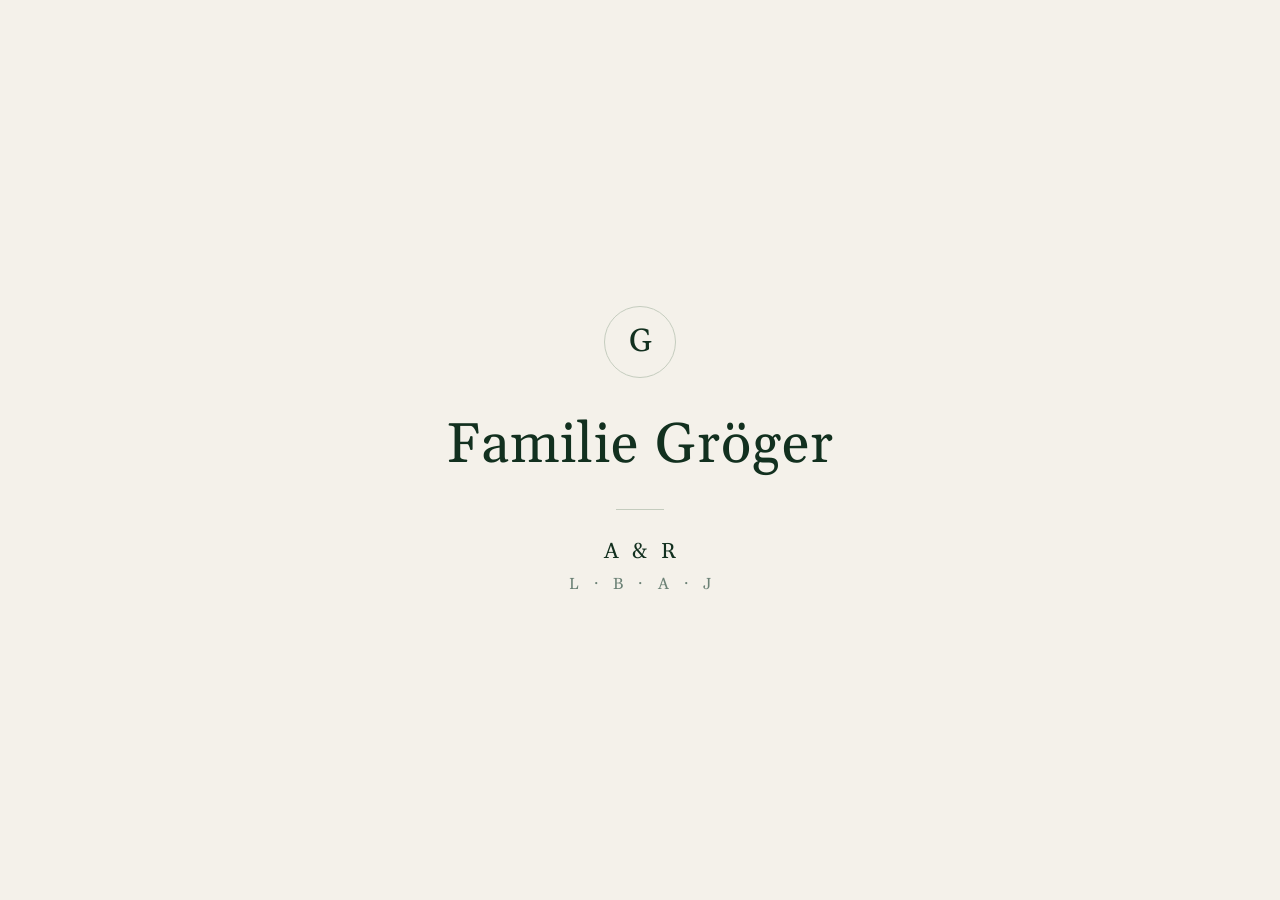
<file: index.html>
<!DOCTYPE html>
<html lang="de">
<head>
  <meta charset="utf-8">
  <meta name="viewport" content="width=device-width, initial-scale=1">
  <meta name="robots" content="noindex, nofollow">
  <meta name="color-scheme" content="light dark">
  <meta name="theme-color" content="#f4f1ea">
  <title>Familie Gröger</title>
  <script>
    try {
      var t = localStorage.getItem("theme");
      if (t === "light" || t === "dark") document.documentElement.dataset.theme = t;
    } catch (e) {}
  </script>
  <meta name="apple-mobile-web-app-title" content="Gröger">
  <meta property="og:type" content="website">
  <meta property="og:url" content="https://groeger.one/">
  <meta property="og:title" content="Familie Gröger">
  <meta property="og:site_name" content="groeger.one">
  <meta property="og:image" content="https://groeger.one/vorschau.png">
  <meta property="og:image:width" content="1200">
  <meta property="og:image:height" content="630">
  <meta property="og:image:alt" content="Monogramm G und der Schriftzug Familie Gröger auf dunklem Tannengrün">
  <meta name="twitter:card" content="summary_large_image">
  <link rel="icon" href="data:image/svg+xml,%3Csvg xmlns='http://www.w3.org/2000/svg' viewBox='0 0 64 64'%3E%3Crect width='64' height='64' rx='14' fill='%230b1a13'/%3E%3Ctext x='32' y='44' font-family='Georgia,serif' font-size='36' text-anchor='middle' fill='%23f4f1ea'%3EG%3C/text%3E%3C/svg%3E">
  <link rel="apple-touch-icon" href="/apple-touch-icon.png">
  <link rel="manifest" href="/manifest.webmanifest">
  <link rel="preload" href="/fonts/gelasio-latin.woff2" as="font" type="font/woff2" crossorigin>
  <link rel="stylesheet" href="/style.css">
  <script src="/theme.js" defer></script>
</head>
<body>
  <div class="gluehwuermchen" aria-hidden="true">
    <i style="--x:69%;--y:81%;--d:15.0s;--v:-9.4s;--dx:22px;--dy:25px"></i>
    <i style="--x:87%;--y:34%;--d:10.3s;--v:-6.1s;--dx:-12px;--dy:-28px"></i>
    <i style="--x:69%;--y:48%;--d:10.0s;--v:-6.5s;--dx:-30px;--dy:36px"></i>
    <i style="--x:62%;--y:67%;--d:13.6s;--v:-7.4s;--dx:-15px;--dy:39px"></i>
    <i style="--x:13%;--y:77%;--d:9.4s;--v:-0.4s;--dx:-5px;--dy:36px"></i>
    <i style="--x:15%;--y:69%;--d:11.3s;--v:-7.1s;--dx:-10px;--dy:26px"></i>
    <i style="--x:41%;--y:47%;--d:12.5s;--v:-7.9s;--dx:23px;--dy:-5px"></i>
    <i style="--x:64%;--y:80%;--d:16.0s;--v:-10.1s;--dx:-3px;--dy:0px"></i>
    <i style="--x:41%;--y:75%;--d:11.0s;--v:-0.8s;--dx:-22px;--dy:11px"></i>
    <i style="--x:25%;--y:47%;--d:11.7s;--v:-11.5s;--dx:-35px;--dy:-13px"></i>
    <i style="--x:38%;--y:16%;--d:12.3s;--v:-11.8s;--dx:15px;--dy:13px"></i>
    <i style="--x:21%;--y:82%;--d:13.4s;--v:-9.3s;--dx:-1px;--dy:3px"></i>
  </div>
  <main>
    <button class="monogramm" type="button" title="Hell / Dunkel" aria-label="Hell- oder Dunkelmodus umschalten"><svg viewBox="0 0 72 72" aria-hidden="true"><circle cx="36" cy="36" r="35.5"/></svg><span class="einblenden">G</span></button>
    <h1 class="einblenden">Familie Gröger</h1>
    <div class="trenner einblenden" aria-hidden="true"></div>
    <div class="initialen" role="group" aria-label="A und R, L, B, A, J">
      <p class="zeile eltern einblenden" aria-hidden="true"><span class="b">A</span> &amp; <span class="b">R</span></p>
      <p class="zeile kinder einblenden" aria-hidden="true"><span class="b">L</span> · <span class="b">B</span> · <span class="b">A</span> · <span class="b">J</span></p>
    </div>
    <p class="gutenacht" aria-live="polite"></p>
  </main>
  <div class="blaetter" aria-hidden="true"></div>
</body>
</html>
</file>
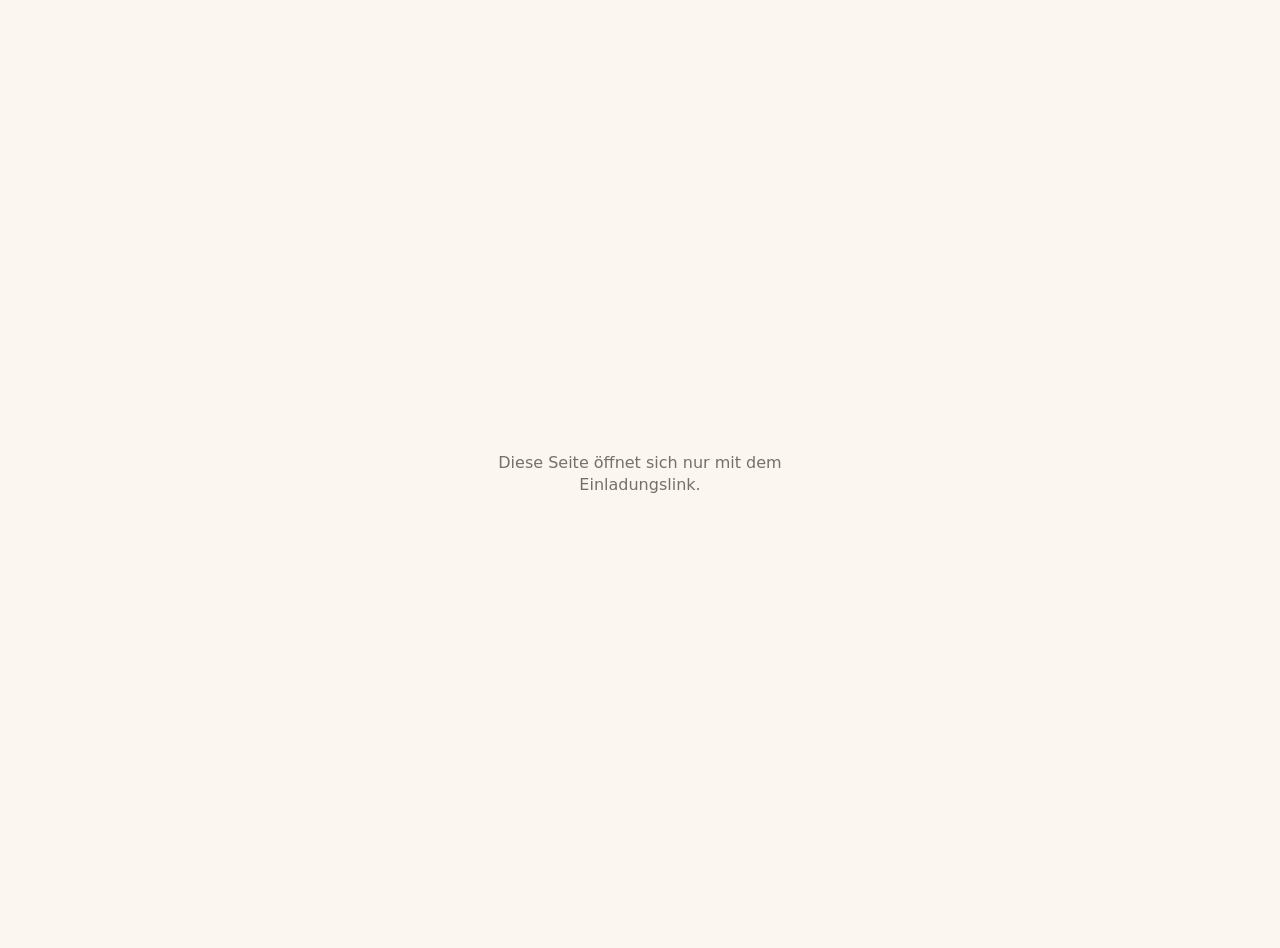
<file: restaurants/index.html>
<!doctype html>
<html lang="de">
<head>
<meta charset="utf-8">
<meta name="viewport" content="width=device-width, initial-scale=1, viewport-fit=cover">
<meta name="robots" content="noindex, nofollow, noarchive, nosnippet, noimageindex">
<meta name="googlebot" content="noindex, nofollow, noarchive, nosnippet">
<title>Restaurants</title>
<meta name="theme-color" content="#FBF6F0" media="(prefers-color-scheme: light)">
<meta name="theme-color" content="#14110E" media="(prefers-color-scheme: dark)">
<meta name="apple-mobile-web-app-capable" content="yes">
<meta name="mobile-web-app-capable" content="yes">
<meta name="apple-mobile-web-app-title" content="Restaurants">
<meta name="apple-mobile-web-app-status-bar-style" content="black-translucent">
<link rel="apple-touch-icon" href="icon-180.png">
<link rel="icon" href="icon-192.png">
<style>
  html { color-scheme: light dark; }
  body { margin: 0; background: #FBF6F0; color: #1E1813; font-family: -apple-system, system-ui, sans-serif; }
  @media (prefers-color-scheme: dark) { body { background: #14110E; color: #F3ECE2; } }
  #gate { min-height: 100dvh; display: grid; place-items: center; text-align: center; padding: 24px; }
  #gate p { opacity: .6; max-width: 20rem; line-height: 1.4; }
</style>
</head>
<body>
<div id="gate"><p id="gatemsg"></p></div>
<script>
(async () => {
  const K = "restaurants.key", k = location.hash.slice(1) || localStorage.getItem(K) || "";
  const closed = () => { document.getElementById("gatemsg").textContent = "Diese Seite öffnet sich nur mit dem Einladungslink."; };
  if (!k) return closed();
  try {
    const raw = Uint8Array.from(atob(k.replace(/-/g, "+").replace(/_/g, "/")), (c) => c.charCodeAt(0));
    const key = await crypto.subtle.importKey("raw", raw, "AES-GCM", false, ["decrypt"]);
    const buf = new Uint8Array(await (await fetch("app.enc?v=8df5448202")).arrayBuffer());
    const app = JSON.parse(new TextDecoder().decode(await crypto.subtle.decrypt({ name: "AES-GCM", iv: buf.slice(0, 12) }, key, buf.slice(12))));
    try { localStorage.setItem(K, k); } catch {}
    if (!location.hash) history.replaceState(null, "", "#" + k);  // Link bleibt in der Adresse, damit "Zum Home-Bildschirm" ihn mitnimmt
    const css = document.createElement("style"); css.textContent = app.css; document.head.appendChild(css);
    document.body.innerHTML = app.html;
    const js = document.createElement("script"); js.textContent = app.js; document.body.appendChild(js);
  } catch { closed(); }
})();
</script>
</body>
</html>
</file>
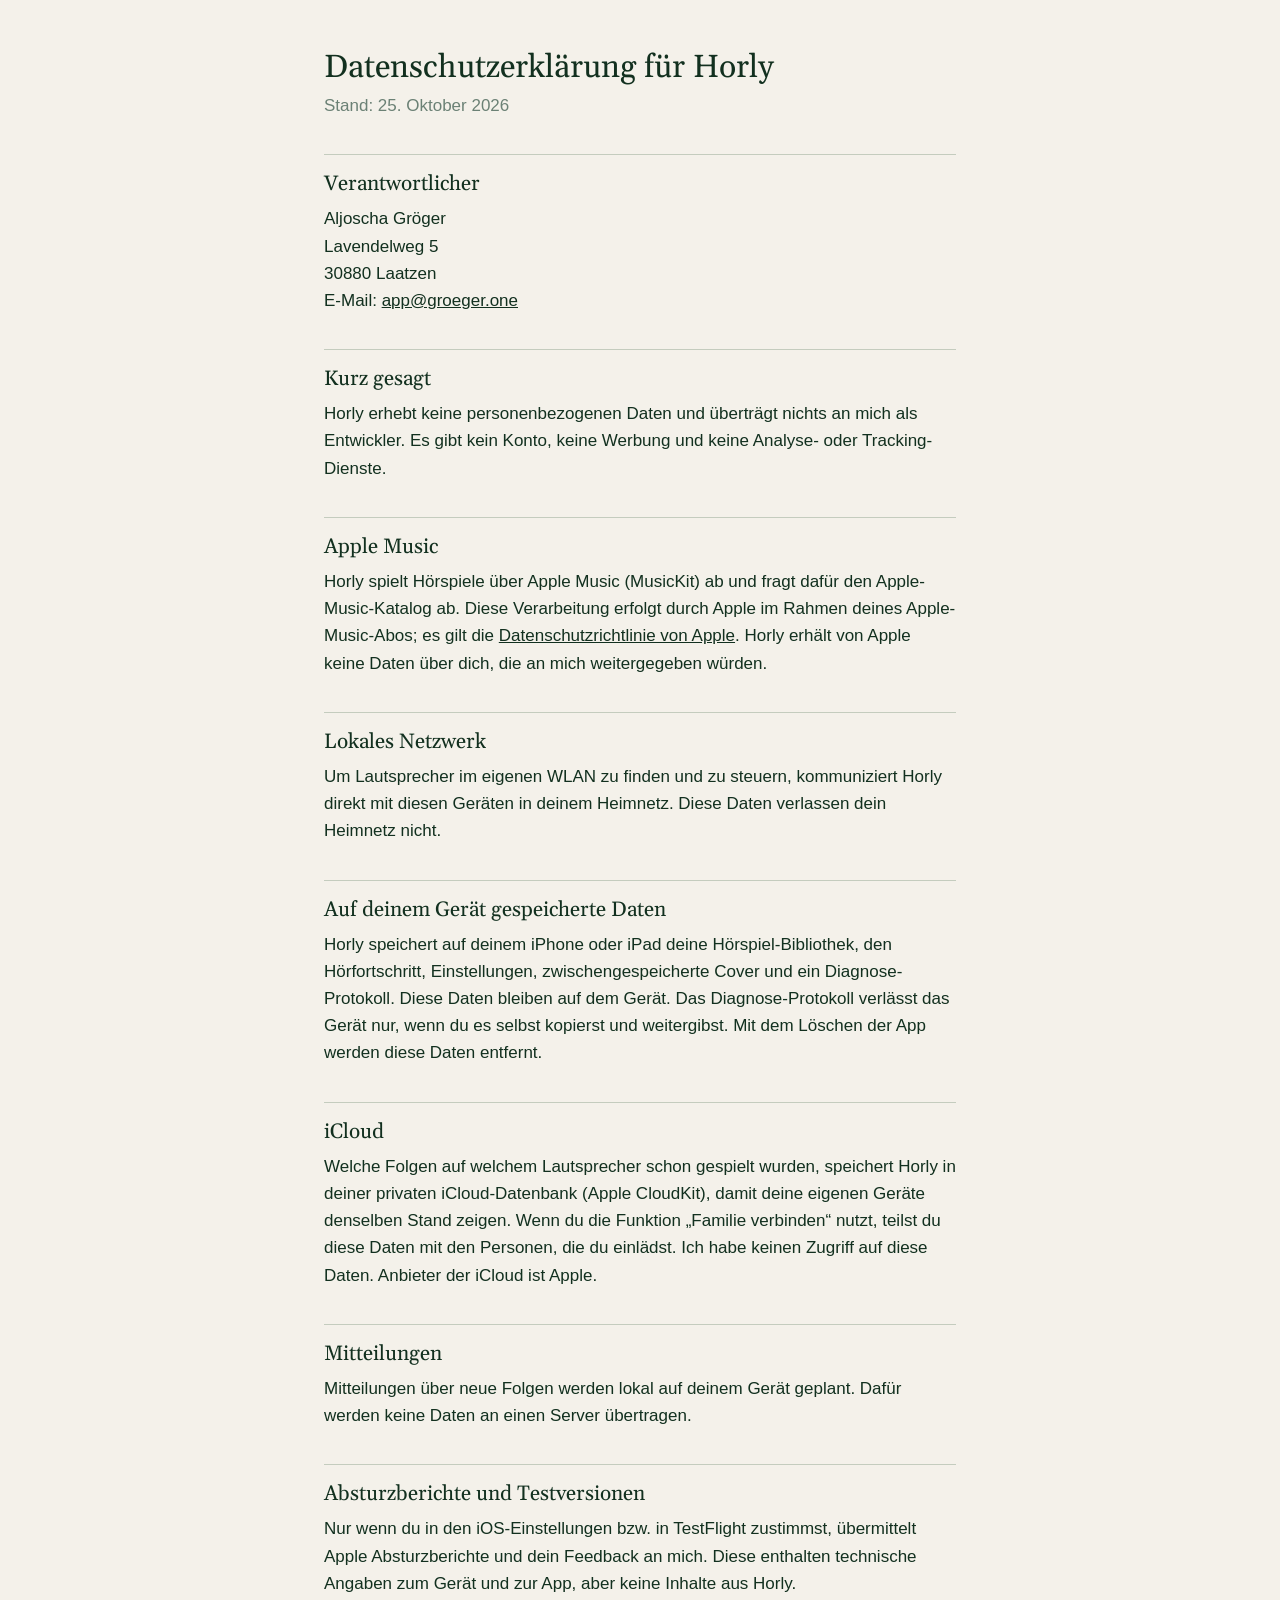
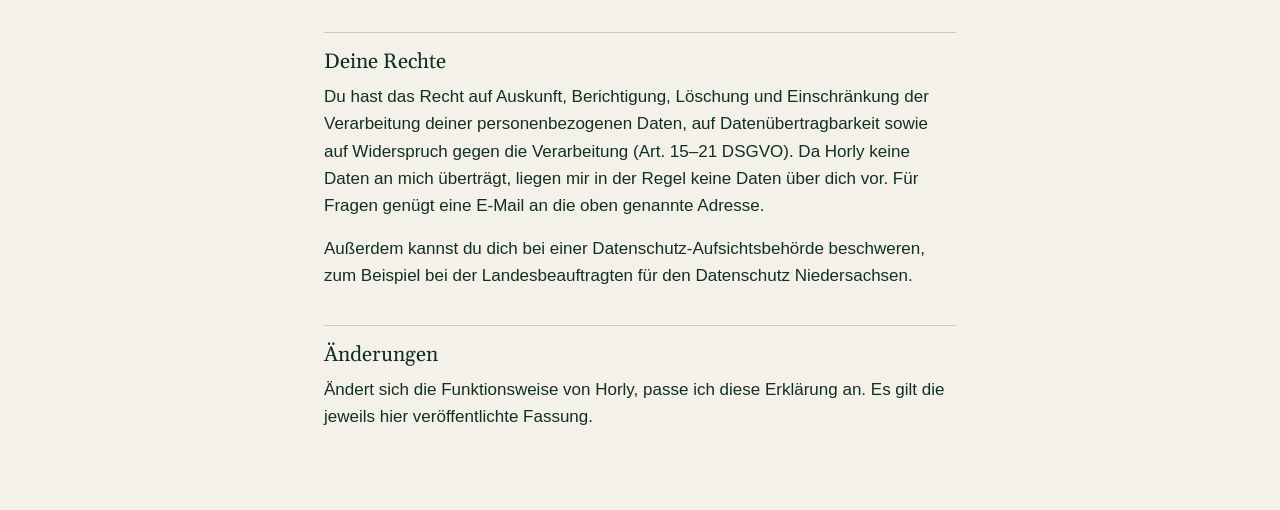
<file: horly/datenschutz/index.html>
<!DOCTYPE html>
<html lang="de">
<head>
  <meta charset="utf-8">
  <meta name="viewport" content="width=device-width, initial-scale=1">
  <meta name="robots" content="noindex, nofollow">
  <meta name="color-scheme" content="light dark">
  <title>Horly – Datenschutzerklärung</title>
  <style>
    @font-face { font-family: "Gelasio"; font-style: normal; font-weight: 400; font-display: swap;
      src: url("/fonts/gelasio-latin.woff2") format("woff2"); }
    :root { color-scheme: light dark; --bg: #f4f1ea; --fg: #12301f; --muted: #6b8175; --line: #c4ccbe; }
    @media (prefers-color-scheme: dark) { :root { --bg: #0b1a13; --fg: #eee9de; --muted: #9fb3a6; --line: #26402f; } }
    * { box-sizing: border-box; }
    body { margin: 0; background: var(--bg); color: var(--fg);
      font: 17px/1.6 -apple-system, BlinkMacSystemFont, "Segoe UI", Roboto, sans-serif; }
    main { max-width: 42rem; margin: 0 auto; padding: 3rem 1.25rem 4rem; }
    h1, h2 { font-family: "Gelasio", Georgia, serif; font-weight: 400; line-height: 1.25; }
    h1 { font-size: 2rem; margin: 0 0 .25rem; }
    h2 { font-size: 1.3rem; margin: 2.2rem 0 .5rem; padding-top: 1rem; border-top: 1px solid var(--line); }
    p, ul { margin: 0 0 1rem; } ul { padding-left: 1.2rem; }
    .stand { color: var(--muted); margin-bottom: 2rem; }
    address { font-style: normal; }
    a { color: inherit; }
  </style>
</head>
<body>
<main>
  <h1>Datenschutzerklärung für Horly</h1>
  <p class="stand">Stand: 25. Oktober 2026</p>

  <h2>Verantwortlicher</h2>
  <address>
    Aljoscha Gröger<br>
    Lavendelweg 5<br>
    30880 Laatzen<br>
    E-Mail: <a href="mailto:app@groeger.one">app@groeger.one</a>
  </address>

  <h2>Kurz gesagt</h2>
  <p>Horly erhebt keine personenbezogenen Daten und überträgt nichts an mich als Entwickler. Es gibt kein Konto, keine Werbung und keine Analyse- oder Tracking-Dienste.</p>

  <h2>Apple Music</h2>
  <p>Horly spielt Hörspiele über Apple Music (MusicKit) ab und fragt dafür den Apple-Music-Katalog ab. Diese Verarbeitung erfolgt durch Apple im Rahmen deines Apple-Music-Abos; es gilt die <a href="https://www.apple.com/de/legal/privacy/">Datenschutzrichtlinie von Apple</a>. Horly erhält von Apple keine Daten über dich, die an mich weitergegeben würden.</p>

  <h2>Lokales Netzwerk</h2>
  <p>Um Lautsprecher im eigenen WLAN zu finden und zu steuern, kommuniziert Horly direkt mit diesen Geräten in deinem Heimnetz. Diese Daten verlassen dein Heimnetz nicht.</p>

  <h2>Auf deinem Gerät gespeicherte Daten</h2>
  <p>Horly speichert auf deinem iPhone oder iPad deine Hörspiel-Bibliothek, den Hörfortschritt, Einstellungen, zwischengespeicherte Cover und ein Diagnose-Protokoll. Diese Daten bleiben auf dem Gerät. Das Diagnose-Protokoll verlässt das Gerät nur, wenn du es selbst kopierst und weitergibst. Mit dem Löschen der App werden diese Daten entfernt.</p>

  <h2>iCloud</h2>
  <p>Welche Folgen auf welchem Lautsprecher schon gespielt wurden, speichert Horly in deiner privaten iCloud-Datenbank (Apple CloudKit), damit deine eigenen Geräte denselben Stand zeigen. Wenn du die Funktion „Familie verbinden“ nutzt, teilst du diese Daten mit den Personen, die du einlädst. Ich habe keinen Zugriff auf diese Daten. Anbieter der iCloud ist Apple.</p>

  <h2>Mitteilungen</h2>
  <p>Mitteilungen über neue Folgen werden lokal auf deinem Gerät geplant. Dafür werden keine Daten an einen Server übertragen.</p>

  <h2>Absturzberichte und Testversionen</h2>
  <p>Nur wenn du in den iOS-Einstellungen bzw. in TestFlight zustimmst, übermittelt Apple Absturzberichte und dein Feedback an mich. Diese enthalten technische Angaben zum Gerät und zur App, aber keine Inhalte aus Horly.</p>

  <h2>Deine Rechte</h2>
  <p>Du hast das Recht auf Auskunft, Berichtigung, Löschung und Einschränkung der Verarbeitung deiner personenbezogenen Daten, auf Datenübertragbarkeit sowie auf Widerspruch gegen die Verarbeitung (Art. 15–21 DSGVO). Da Horly keine Daten an mich überträgt, liegen mir in der Regel keine Daten über dich vor. Für Fragen genügt eine E-Mail an die oben genannte Adresse.</p>
  <p>Außerdem kannst du dich bei einer Datenschutz-Aufsichtsbehörde beschweren, zum Beispiel bei der Landesbeauftragten für den Datenschutz Niedersachsen.</p>

  <h2>Änderungen</h2>
  <p>Ändert sich die Funktionsweise von Horly, passe ich diese Erklärung an. Es gilt die jeweils hier veröffentlichte Fassung.</p>
</main>
</body>
</html>
</file>
<file: style.css>
@font-face {
  font-family: "Gelasio";
  font-style: normal;
  font-weight: 400;
  font-display: swap;
  src: url("/fonts/gelasio-latin.woff2") format("woff2");
}

:root {
  color-scheme: light;
  --bg: #f4f1ea;
  --fg: #12301f;
  --muted: #6b8175;
  --line: #c4ccbe;
  --glow: 0;
}
:root[data-theme="dark"] {
  color-scheme: dark;
  --bg: #0b1a13;
  --fg: #eee9de;
  --muted: #9fb3a6;
  --line: #26402f;
  --glow: 1;
}
@media (prefers-color-scheme: dark) {
  :root:not([data-theme="light"]) {
    color-scheme: dark;
    --bg: #0b1a13;
    --fg: #eee9de;
    --muted: #9fb3a6;
    --line: #26402f;
    --glow: 1;
  }
}

* { box-sizing: border-box; margin: 0; padding: 0; }
html, body { height: 100%; }
body {
  display: flex;
  align-items: center;
  justify-content: center;
  min-height: 100svh;
  padding: 2rem;
  overflow: hidden;
  background: var(--bg);
  color: var(--fg);
  font-family: "Gelasio", Georgia, "Iowan Old Style", "Palatino Linotype", Palatino, serif;
  text-align: center;
  transition: background-color 0.3s, color 0.3s;
  touch-action: manipulation;
  -webkit-user-select: none;
  user-select: none;
}
main { position: relative; z-index: 1; max-width: 36rem; }

/* Monogramm: Kreis zeichnet sich beim Laden einmal */
.monogramm {
  position: relative;
  display: inline-flex;
  align-items: center;
  justify-content: center;
  width: 4.5rem;
  height: 4.5rem;
  margin-bottom: 2rem;
  border: 0;
  background: none;
  color: inherit;
  font: inherit;
  font-size: 2rem;
  text-decoration: none;
  cursor: pointer;
  -webkit-tap-highlight-color: transparent;
}
.monogramm svg {
  position: absolute;
  inset: 0;
  width: 100%;
  height: 100%;
  overflow: visible;
  transform: rotate(-90deg);
}
.monogramm circle {
  fill: none;
  stroke: var(--line);
  stroke-width: 1;
  vector-effect: non-scaling-stroke;
  stroke-dasharray: 226;
  stroke-dashoffset: 0;
  animation: kreis 1.2s ease-in-out both;
  transition: stroke 0.3s;
}
.monogramm:focus { outline: none; }
.monogramm:focus-visible circle { stroke: var(--muted); }
@media (hover: hover) {
  .monogramm:hover circle { stroke: var(--muted); }
}
.einblenden { animation: einblenden 0.8s ease-out both; }
.monogramm span { animation-delay: 0.3s; }
h1.einblenden { animation-delay: 0.7s; }
.trenner.einblenden { animation-delay: 0.9s; }
.zeile.einblenden { animation-delay: 1.05s; }
.zeile.einblenden + .zeile.einblenden { animation-delay: 1.2s; }

@keyframes kreis {
  from { stroke-dashoffset: 226; }
  to { stroke-dashoffset: 0; }
}
@keyframes einblenden {
  from { opacity: 0; transform: translateY(4px); }
  to { opacity: 1; transform: none; }
}

h1 {
  font-weight: normal;
  font-size: clamp(2.25rem, 8vw, 3.5rem);
  letter-spacing: 0.02em;
}
.trenner {
  width: 3rem;
  height: 1px;
  margin: 1.75rem auto;
  background: var(--line);
}
.eltern {
  font-size: 1.35rem;
  letter-spacing: 0.2em;
  padding-left: 0.2em;
}
.kinder {
  margin-top: 0.6rem;
  color: var(--muted);
  font-size: 1rem;
  letter-spacing: 0.35em;
  padding-left: 0.35em;
}
.fehlercode {
  font-size: clamp(4.5rem, 24vw, 7.5rem);
  line-height: 1;
  font-variant-numeric: lining-nums;
  font-feature-settings: "lnum" 1;
  letter-spacing: 0.06em;
  padding-left: 0.06em;
}
.hinweis {
  color: var(--muted);
  font-size: 1.05rem;
}

/* Initialen: Tippen mischt die Reihenfolge (nur bis zum Neuladen) */
.initialen { cursor: pointer; -webkit-tap-highlight-color: transparent; }
.initialen .b { display: inline-block; }
.gutenacht {
  position: absolute;
  top: 100%;
  left: 0;
  right: 0;
  margin-top: 1.75rem;
  color: var(--muted);
  font-size: 1rem;
  opacity: 0;
  transition: opacity 0.8s;
}
.gutenacht.sichtbar { opacity: 1; }

/* Glühwürmchen, nur im Dunkelmodus sichtbar und fangbar */
.gluehwuermchen {
  position: fixed;
  inset: 0;
  pointer-events: none;
  opacity: var(--glow);
  transition: opacity 0.6s;
}
.gluehwuermchen i {
  position: absolute;
  left: var(--x);
  top: var(--y);
  width: 4px;
  height: 4px;
  margin: -2px 0 0 -2px;
  animation: schweben var(--d) ease-in-out var(--v) infinite alternate;
}
.gluehwuermchen i::after {
  content: "";
  position: absolute;
  left: 50%;
  top: 50%;
  width: 3px;
  height: 3px;
  margin: -1.5px 0 0 -1.5px;
  border-radius: 50%;
  background: #e4f2a8;
  box-shadow: 0 0 6px 2px rgba(214, 236, 140, 0.45);
  opacity: 0;
  animation: leuchten calc(var(--d) / 2.5) ease-in-out var(--v) infinite;
}
.gluehwuermchen i.neu::after {
  animation:
    auftauchen 1.2s ease-out,
    leuchten calc(var(--d) / 2.5) ease-in-out 1.2s infinite;
}
.gluehwuermchen i.gefangen::after { animation: fangen 0.7s ease-out forwards; }

@keyframes schweben {
  from { transform: translate(0, 0); }
  to { transform: translate(var(--dx), var(--dy)); }
}
@keyframes leuchten {
  0%, 100% { opacity: 0; }
  50% { opacity: 0.55; }
}
@keyframes auftauchen {
  0% { opacity: 0; transform: scale(0.3); }
  25% { opacity: 1; transform: scale(2.2); }
  100% { opacity: 0.55; transform: scale(1); }
}
@keyframes fangen {
  0% { opacity: 1; transform: scale(1); }
  30% { opacity: 1; transform: scale(3.5); }
  100% { opacity: 0; transform: scale(0.2); }
}

/* Blätter, die im Hellmodus nach einem Tipp zu Boden segeln */
.blaetter {
  position: fixed;
  inset: 0;
  pointer-events: none;
  overflow: hidden;
}
.blatt {
  position: absolute;
  animation: fallen var(--f) cubic-bezier(0.35, 0, 0.65, 1) forwards;
}
.blatt svg {
  display: block;
  width: var(--g);
  height: var(--g);
  fill: var(--c);
  animation: pendeln calc(var(--f) / 3) ease-in-out infinite alternate;
}
@keyframes fallen {
  0% { opacity: 0; transform: translateY(0); }
  8% { opacity: 1; }
  85% { opacity: 1; }
  100% { opacity: 0; transform: translateY(var(--h)); }
}
@keyframes pendeln {
  from { transform: translateX(-14px) rotate(var(--r1)); }
  to { transform: translateX(14px) rotate(var(--r2)); }
}

@media (prefers-reduced-motion: reduce) {
  .monogramm circle, .einblenden { animation: none; }
  .gluehwuermchen, .blaetter { display: none; }
  body, .monogramm circle { transition: none; }
}
</file>
